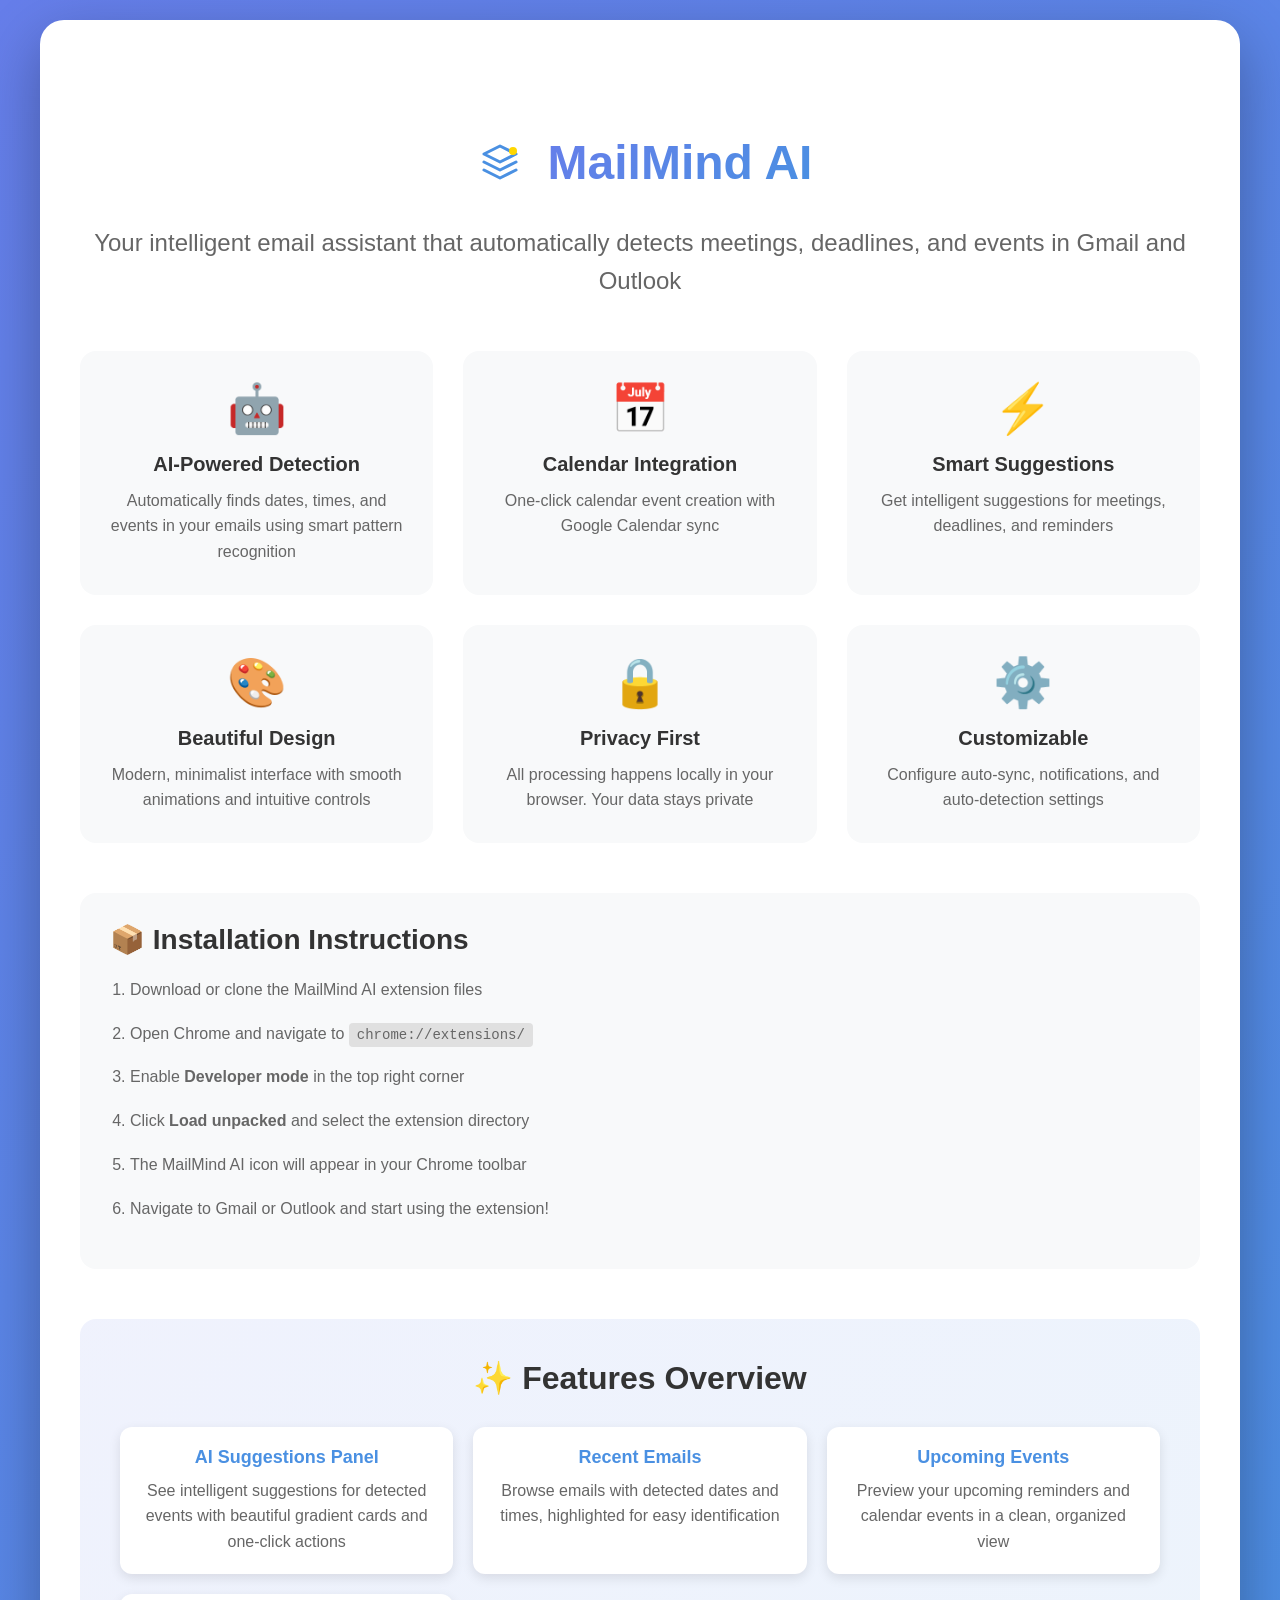
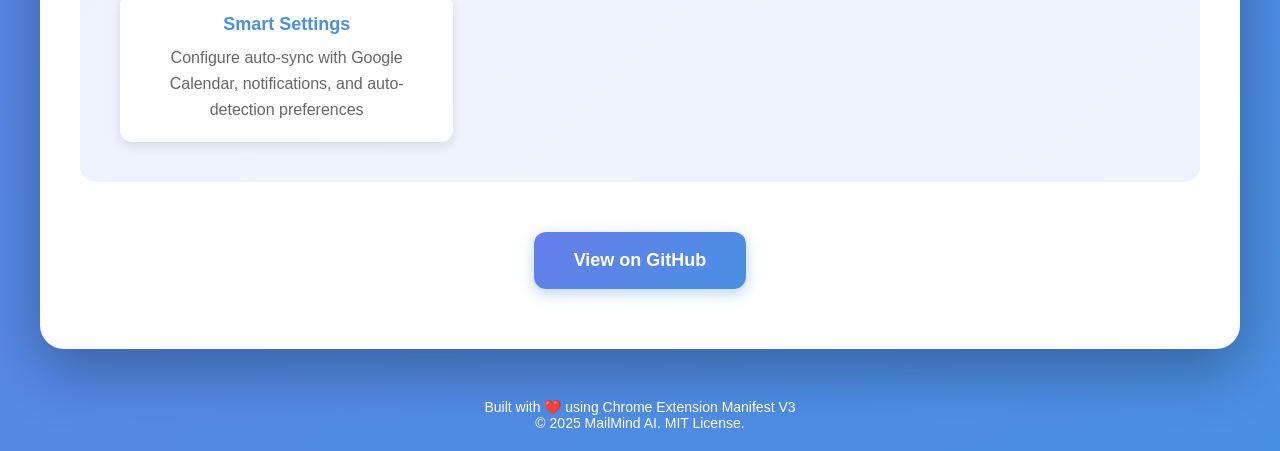
<file: index.html>
<!DOCTYPE html>
<html lang="en">
<head>
  <meta charset="UTF-8">
  <meta name="viewport" content="width=device-width, initial-scale=1.0">
  <title>MailMind AI - Chrome Extension Landing Page</title>
  <style>
    * {
      margin: 0;
      padding: 0;
      box-sizing: border-box;
    }

    body {
      font-family: -apple-system, BlinkMacSystemFont, 'Segoe UI', Roboto, 'Helvetica Neue', Arial, sans-serif;
      background: linear-gradient(135deg, #667eea 0%, #4A90E2 100%);
      min-height: 100vh;
      color: #333;
      display: flex;
      align-items: center;
      justify-content: center;
      padding: 20px;
    }

    .container {
      max-width: 1200px;
      width: 100%;
    }

    .hero {
      background: white;
      border-radius: 24px;
      padding: 60px 40px;
      box-shadow: 0 20px 60px rgba(0, 0, 0, 0.3);
      text-align: center;
      animation: fadeIn 1s ease;
    }

    @keyframes fadeIn {
      from {
        opacity: 0;
        transform: translateY(20px);
      }
      to {
        opacity: 1;
        transform: translateY(0);
      }
    }

    .logo {
      display: flex;
      align-items: center;
      justify-content: center;
      gap: 16px;
      margin-bottom: 30px;
    }

    .logo svg {
      width: 64px;
      height: 64px;
    }

    .logo h1 {
      font-size: 48px;
      background: linear-gradient(135deg, #667eea 0%, #4A90E2 100%);
      -webkit-background-clip: text;
      -webkit-text-fill-color: transparent;
      background-clip: text;
    }

    .subtitle {
      font-size: 24px;
      color: #666;
      margin-bottom: 40px;
      line-height: 1.6;
    }

    .features {
      display: grid;
      grid-template-columns: repeat(auto-fit, minmax(280px, 1fr));
      gap: 30px;
      margin: 50px 0;
    }

    .feature {
      background: #f8f9fa;
      padding: 30px;
      border-radius: 16px;
      transition: all 0.3s ease;
    }

    .feature:hover {
      transform: translateY(-5px);
      box-shadow: 0 10px 30px rgba(74, 144, 226, 0.2);
    }

    .feature-icon {
      font-size: 48px;
      margin-bottom: 16px;
    }

    .feature h3 {
      font-size: 20px;
      margin-bottom: 12px;
      color: #333;
    }

    .feature p {
      color: #666;
      line-height: 1.6;
    }

    .cta {
      margin-top: 50px;
    }

    .cta-button {
      display: inline-block;
      background: linear-gradient(135deg, #667eea 0%, #4A90E2 100%);
      color: white;
      padding: 18px 40px;
      border-radius: 12px;
      text-decoration: none;
      font-size: 18px;
      font-weight: 600;
      transition: all 0.3s ease;
      border: none;
      cursor: pointer;
      box-shadow: 0 4px 15px rgba(74, 144, 226, 0.4);
    }

    .cta-button:hover {
      transform: translateY(-2px);
      box-shadow: 0 6px 20px rgba(74, 144, 226, 0.5);
    }

    .extension-preview {
      margin: 50px 0;
      background: #f8f9fa;
      border-radius: 16px;
      padding: 40px;
    }

    .preview-image {
      background: white;
      border-radius: 12px;
      padding: 30px;
      box-shadow: 0 4px 20px rgba(0, 0, 0, 0.1);
    }

    .installation-steps {
      text-align: left;
      background: #f8f9fa;
      padding: 30px;
      border-radius: 16px;
      margin-top: 40px;
    }

    .installation-steps h2 {
      color: #333;
      margin-bottom: 20px;
      font-size: 28px;
    }

    .installation-steps ol {
      margin-left: 20px;
    }

    .installation-steps li {
      margin-bottom: 15px;
      color: #666;
      line-height: 1.8;
      font-size: 16px;
    }

    .installation-steps code {
      background: #e0e0e0;
      padding: 4px 8px;
      border-radius: 4px;
      font-family: 'Courier New', monospace;
      font-size: 14px;
    }

    .demo-section {
      margin-top: 50px;
      padding: 40px;
      background: linear-gradient(135deg, rgba(102, 126, 234, 0.1) 0%, rgba(74, 144, 226, 0.1) 100%);
      border-radius: 16px;
    }

    .demo-section h2 {
      color: #333;
      margin-bottom: 20px;
      font-size: 32px;
    }

    .demo-images {
      display: grid;
      grid-template-columns: repeat(auto-fit, minmax(300px, 1fr));
      gap: 20px;
      margin-top: 30px;
    }

    .demo-card {
      background: white;
      border-radius: 12px;
      padding: 20px;
      box-shadow: 0 4px 12px rgba(0, 0, 0, 0.1);
    }

    .demo-card h3 {
      color: #4A90E2;
      margin-bottom: 10px;
      font-size: 18px;
    }

    .demo-card p {
      color: #666;
      line-height: 1.6;
    }

    .footer {
      margin-top: 50px;
      text-align: center;
      color: white;
      font-size: 14px;
    }

    .badge {
      display: inline-block;
      background: rgba(255, 255, 255, 0.2);
      color: white;
      padding: 8px 16px;
      border-radius: 20px;
      font-size: 12px;
      font-weight: 600;
      text-transform: uppercase;
      letter-spacing: 1px;
      margin-bottom: 20px;
    }
  </style>
</head>
<body>
  <div class="container">
    <div class="hero">
      <div class="badge">Chrome Extension</div>

      <div class="logo">
        <svg viewBox="0 0 64 64" fill="none">
          <path d="M32 16L16 24L32 32L48 24L32 16Z" stroke="#4A90E2" stroke-width="3" stroke-linecap="round" stroke-linejoin="round"/>
          <path d="M16 40L32 48L48 40" stroke="#4A90E2" stroke-width="3" stroke-linecap="round" stroke-linejoin="round"/>
          <path d="M16 32L32 40L48 32" stroke="#4A90E2" stroke-width="3" stroke-linecap="round" stroke-linejoin="round"/>
          <circle cx="45" cy="21" r="4" fill="#FFD700"/>
        </svg>
        <h1>MailMind AI</h1>
      </div>

      <p class="subtitle">
        Your intelligent email assistant that automatically detects meetings, deadlines, and events in Gmail and Outlook
      </p>

      <div class="features">
        <div class="feature">
          <div class="feature-icon">🤖</div>
          <h3>AI-Powered Detection</h3>
          <p>Automatically finds dates, times, and events in your emails using smart pattern recognition</p>
        </div>

        <div class="feature">
          <div class="feature-icon">📅</div>
          <h3>Calendar Integration</h3>
          <p>One-click calendar event creation with Google Calendar sync</p>
        </div>

        <div class="feature">
          <div class="feature-icon">⚡</div>
          <h3>Smart Suggestions</h3>
          <p>Get intelligent suggestions for meetings, deadlines, and reminders</p>
        </div>

        <div class="feature">
          <div class="feature-icon">🎨</div>
          <h3>Beautiful Design</h3>
          <p>Modern, minimalist interface with smooth animations and intuitive controls</p>
        </div>

        <div class="feature">
          <div class="feature-icon">🔒</div>
          <h3>Privacy First</h3>
          <p>All processing happens locally in your browser. Your data stays private</p>
        </div>

        <div class="feature">
          <div class="feature-icon">⚙️</div>
          <h3>Customizable</h3>
          <p>Configure auto-sync, notifications, and auto-detection settings</p>
        </div>
      </div>

      <div class="installation-steps">
        <h2>📦 Installation Instructions</h2>
        <ol>
          <li>Download or clone the MailMind AI extension files</li>
          <li>Open Chrome and navigate to <code>chrome://extensions/</code></li>
          <li>Enable <strong>Developer mode</strong> in the top right corner</li>
          <li>Click <strong>Load unpacked</strong> and select the extension directory</li>
          <li>The MailMind AI icon will appear in your Chrome toolbar</li>
          <li>Navigate to Gmail or Outlook and start using the extension!</li>
        </ol>
      </div>

      <div class="demo-section">
        <h2>✨ Features Overview</h2>

        <div class="demo-images">
          <div class="demo-card">
            <h3>AI Suggestions Panel</h3>
            <p>See intelligent suggestions for detected events with beautiful gradient cards and one-click actions</p>
          </div>

          <div class="demo-card">
            <h3>Recent Emails</h3>
            <p>Browse emails with detected dates and times, highlighted for easy identification</p>
          </div>

          <div class="demo-card">
            <h3>Upcoming Events</h3>
            <p>Preview your upcoming reminders and calendar events in a clean, organized view</p>
          </div>

          <div class="demo-card">
            <h3>Smart Settings</h3>
            <p>Configure auto-sync with Google Calendar, notifications, and auto-detection preferences</p>
          </div>
        </div>
      </div>

      <div class="cta">
        <a href="https://github.com" class="cta-button">View on GitHub</a>
      </div>
    </div>

    <div class="footer">
      <p>Built with ❤️ using Chrome Extension Manifest V3</p>
      <p>© 2025 MailMind AI. MIT License.</p>
    </div>
  </div>

  <script>
    // Add smooth scroll animation
    document.addEventListener('DOMContentLoaded', () => {
      const features = document.querySelectorAll('.feature');

      const observer = new IntersectionObserver((entries) => {
        entries.forEach(entry => {
          if (entry.isIntersecting) {
            entry.target.style.animation = 'fadeIn 0.6s ease forwards';
          }
        });
      }, { threshold: 0.1 });

      features.forEach(feature => {
        observer.observe(feature);
      });
    });
  </script>
</body>
</html>
</file>
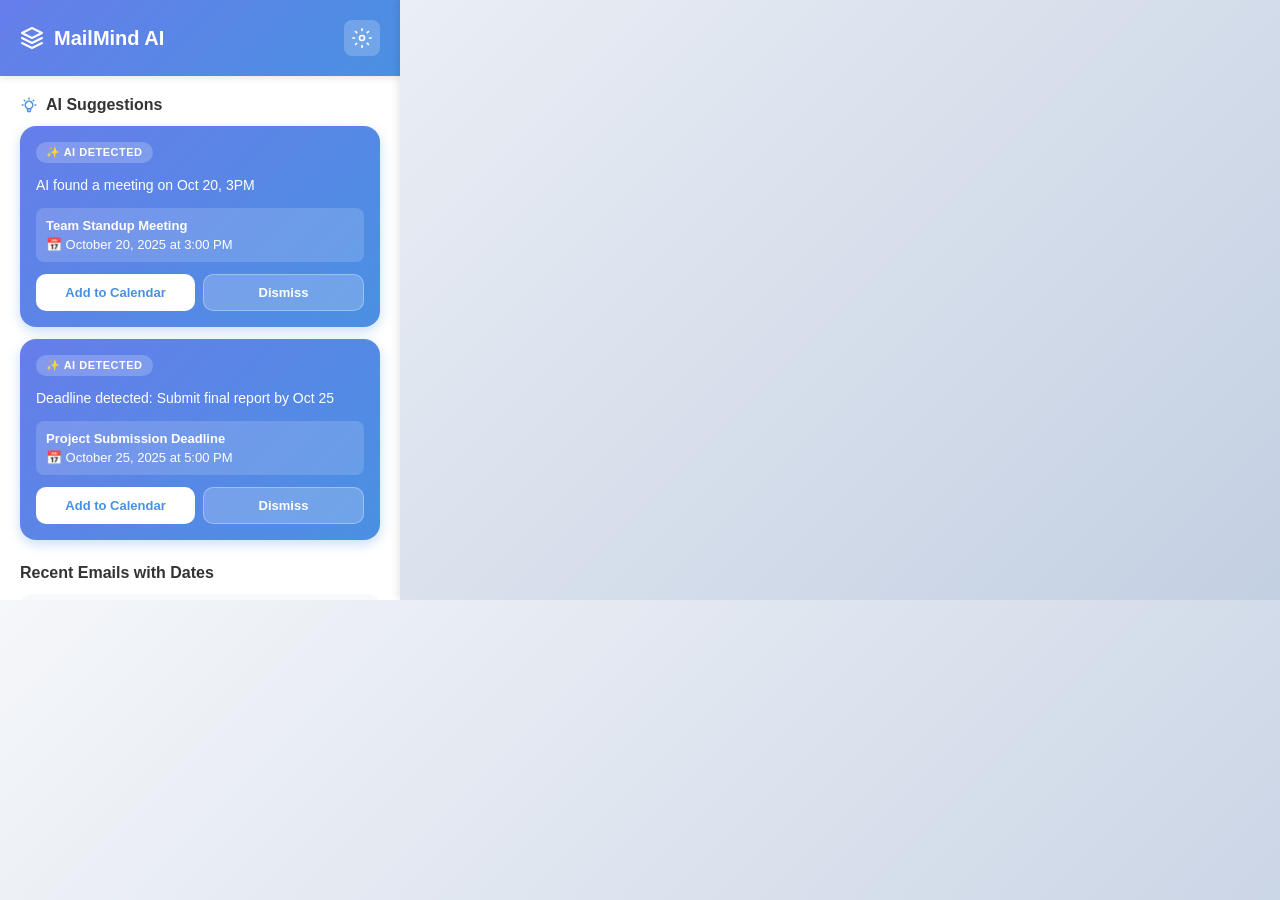
<file: popup.html>
<!DOCTYPE html>
<html lang="en">
<head>
  <meta charset="UTF-8">
  <meta name="viewport" content="width=device-width, initial-scale=1.0">
  <title>MailMind AI</title>
  <link rel="stylesheet" href="popup.css">
</head>
<body>
  <div class="container">
    <header>
      <div class="header-content">
        <div class="logo">
          <svg width="24" height="24" viewBox="0 0 24 24" fill="none">
            <path d="M12 2L2 7L12 12L22 7L12 2Z" stroke="#4A90E2" stroke-width="2" stroke-linecap="round" stroke-linejoin="round"/>
            <path d="M2 17L12 22L22 17" stroke="#4A90E2" stroke-width="2" stroke-linecap="round" stroke-linejoin="round"/>
            <path d="M2 12L12 17L22 12" stroke="#4A90E2" stroke-width="2" stroke-linecap="round" stroke-linejoin="round"/>
          </svg>
          <h1>MailMind AI</h1>
        </div>
        <button class="settings-btn" id="settingsBtn">
          <svg width="20" height="20" viewBox="0 0 24 24" fill="none">
            <circle cx="12" cy="12" r="3" stroke="#666" stroke-width="2"/>
            <path d="M12 1V3M12 21V23M4.22 4.22L5.64 5.64M18.36 18.36L19.78 19.78M1 12H3M21 12H23M4.22 19.78L5.64 18.36M18.36 5.64L19.78 4.22" stroke="#666" stroke-width="2" stroke-linecap="round"/>
          </svg>
        </button>
      </div>
    </header>

    <main>
      <section class="ai-suggestions">
        <h2>
          <svg width="18" height="18" viewBox="0 0 24 24" fill="none" style="display: inline-block; vertical-align: middle; margin-right: 8px;">
            <path d="M9.663 17h4.673M12 3v1m6.364 1.636l-.707.707M21 12h-1M4 12H3m3.343-5.657l-.707-.707m2.828 9.9a5 5 0 117.072 0l-.548.547A3.374 3.374 0 0014 18.469V19a2 2 0 11-4 0v-.531c0-.895-.356-1.754-.988-2.386l-.548-.547z" stroke="#4A90E2" stroke-width="2" stroke-linecap="round" stroke-linejoin="round"/>
          </svg>
          AI Suggestions
        </h2>
        <div id="suggestionsContainer">
          <!-- Suggestions will be dynamically inserted here -->
        </div>
      </section>

      <section class="recent-emails">
        <h2>Recent Emails with Dates</h2>
        <div id="emailsContainer">
          <!-- Emails will be dynamically inserted here -->
        </div>
      </section>

      <section class="upcoming-reminders">
        <h2>Upcoming Events</h2>
        <div id="remindersContainer">
          <!-- Reminders will be dynamically inserted here -->
        </div>
      </section>
    </main>

    <div class="settings-panel" id="settingsPanel">
      <div class="settings-header">
        <h2>Settings</h2>
        <button class="close-btn" id="closeSettings">×</button>
      </div>
      <div class="settings-content">
        <div class="setting-item">
          <label>
            <input type="checkbox" id="autoSync" checked>
            <span>Auto-sync with Google Calendar</span>
          </label>
        </div>
        <div class="setting-item">
          <label>
            <input type="checkbox" id="notifications" checked>
            <span>Enable notifications</span>
          </label>
        </div>
        <div class="setting-item">
          <label>
            <input type="checkbox" id="autoDetect" checked>
            <span>Auto-detect events in emails</span>
          </label>
        </div>
        <button class="save-btn" id="saveSettings">Save Settings</button>
      </div>
    </div>
  </div>

  <script src="popup.js"></script>
</body>
</html>
</file>
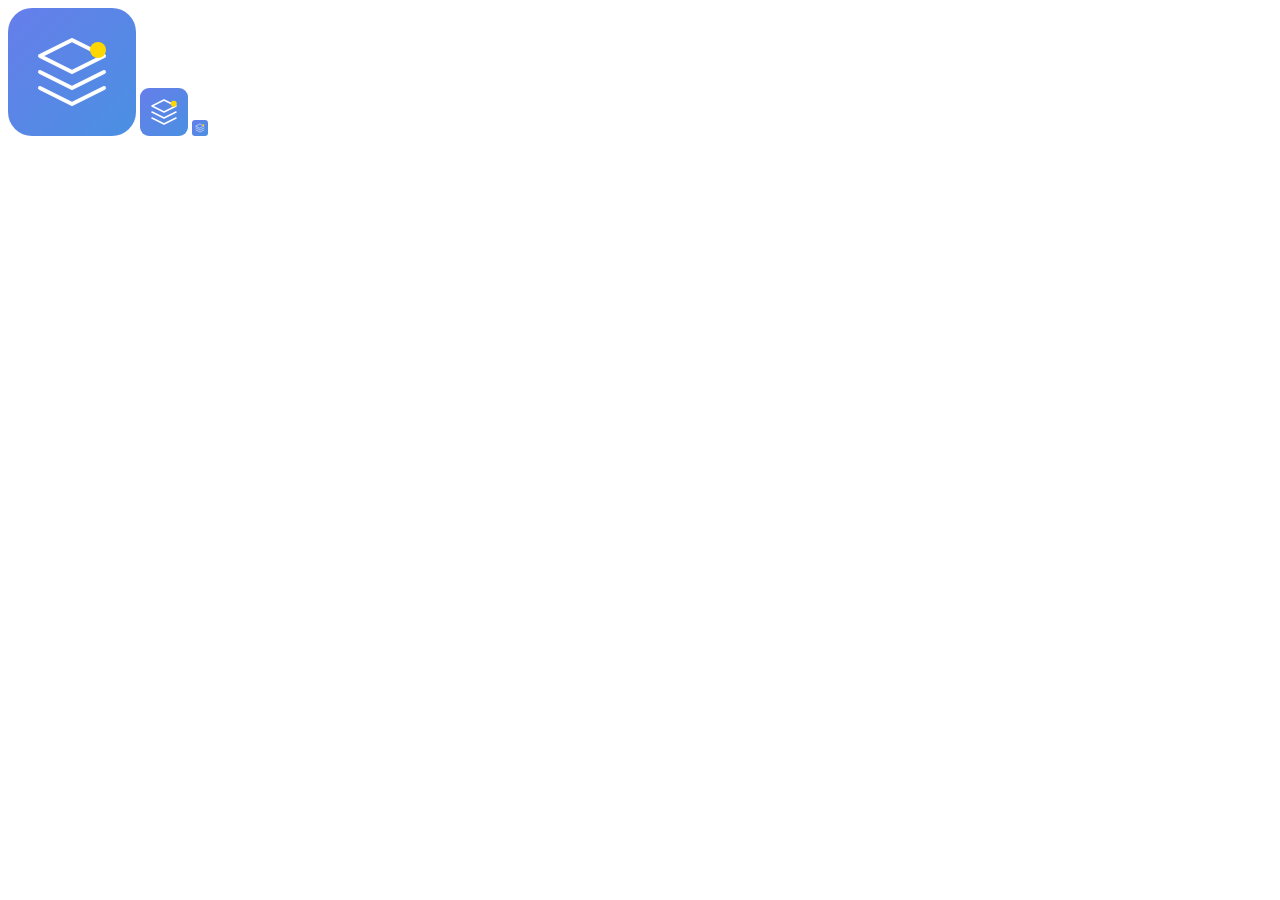
<file: icons/create_icons.html>
<!DOCTYPE html>
<html>
<head><meta charset="UTF-8"></head>
<body>
<canvas id="canvas128" width="128" height="128"></canvas>
<canvas id="canvas48" width="48" height="48"></canvas>
<canvas id="canvas16" width="16" height="16"></canvas>
<script>
function drawIcon(canvas) {
  const ctx = canvas.getContext('2d');
  const size = canvas.width;
  const scale = size / 128;
  
  // Background gradient
  const gradient = ctx.createLinearGradient(0, 0, size, size);
  gradient.addColorStop(0, '#667eea');
  gradient.addColorStop(1, '#4A90E2');
  
  // Rounded rectangle
  const radius = 24 * scale;
  ctx.fillStyle = gradient;
  ctx.beginPath();
  ctx.roundRect(0, 0, size, size, radius);
  ctx.fill();
  
  // White icon
  ctx.strokeStyle = 'white';
  ctx.lineWidth = 4 * scale;
  ctx.lineCap = 'round';
  ctx.lineJoin = 'round';
  ctx.fillStyle = 'none';
  
  // Top layer
  ctx.beginPath();
  ctx.moveTo(32*scale, 48*scale);
  ctx.lineTo(64*scale, 32*scale);
  ctx.lineTo(96*scale, 48*scale);
  ctx.lineTo(64*scale, 64*scale);
  ctx.closePath();
  ctx.stroke();
  
  // Middle layer
  ctx.beginPath();
  ctx.moveTo(32*scale, 64*scale);
  ctx.lineTo(64*scale, 80*scale);
  ctx.lineTo(96*scale, 64*scale);
  ctx.stroke();
  
  // Bottom layer
  ctx.beginPath();
  ctx.moveTo(32*scale, 80*scale);
  ctx.lineTo(64*scale, 96*scale);
  ctx.lineTo(96*scale, 80*scale);
  ctx.stroke();
  
  // Gold circle
  ctx.fillStyle = '#FFD700';
  ctx.beginPath();
  ctx.arc(90*scale, 42*scale, 8*scale, 0, Math.PI * 2);
  ctx.fill();
}

['128', '48', '16'].forEach(size => {
  const canvas = document.getElementById('canvas' + size);
  drawIcon(canvas);
  const link = document.createElement('a');
  link.download = 'icon' + size + '.png';
  link.href = canvas.toDataURL();
  link.click();
});
</script>
</body>
</html>
</file>
<file: popup.css>
* {
  margin: 0;
  padding: 0;
  box-sizing: border-box;
}

body {
  font-family: -apple-system, BlinkMacSystemFont, 'Segoe UI', Roboto, 'Helvetica Neue', Arial, sans-serif;
  background: linear-gradient(135deg, #f5f7fa 0%, #c3cfe2 100%);
  min-width: 380px;
  max-width: 400px;
  color: #333;
}

.container {
  background: white;
  min-height: 500px;
  max-height: 600px;
  overflow-y: auto;
  position: relative;
}

header {
  background: linear-gradient(135deg, #667eea 0%, #4A90E2 100%);
  padding: 20px;
  color: white;
  box-shadow: 0 2px 8px rgba(0,0,0,0.1);
}

.header-content {
  display: flex;
  justify-content: space-between;
  align-items: center;
}

.logo {
  display: flex;
  align-items: center;
  gap: 10px;
}

.logo svg path {
  stroke: white;
}

.logo h1 {
  font-size: 20px;
  font-weight: 600;
}

.settings-btn {
  background: rgba(255, 255, 255, 0.2);
  border: none;
  border-radius: 8px;
  padding: 8px;
  cursor: pointer;
  transition: all 0.3s ease;
  display: flex;
  align-items: center;
  justify-content: center;
}

.settings-btn:hover {
  background: rgba(255, 255, 255, 0.3);
  transform: rotate(90deg);
}

.settings-btn svg path,
.settings-btn svg circle {
  stroke: white;
}

main {
  padding: 20px;
}

section {
  margin-bottom: 24px;
}

h2 {
  font-size: 16px;
  font-weight: 600;
  color: #333;
  margin-bottom: 12px;
  display: flex;
  align-items: center;
}

.ai-suggestions {
  animation: fadeIn 0.5s ease;
}

@keyframes fadeIn {
  from {
    opacity: 0;
    transform: translateY(-10px);
  }
  to {
    opacity: 1;
    transform: translateY(0);
  }
}

.suggestion-card {
  background: linear-gradient(135deg, #667eea 0%, #4A90E2 100%);
  border-radius: 16px;
  padding: 16px;
  color: white;
  box-shadow: 0 4px 12px rgba(74, 144, 226, 0.3);
  margin-bottom: 12px;
  animation: slideIn 0.5s ease;
  transition: all 0.3s ease;
}

.suggestion-card:hover {
  transform: translateY(-2px);
  box-shadow: 0 6px 16px rgba(74, 144, 226, 0.4);
}

@keyframes slideIn {
  from {
    opacity: 0;
    transform: translateX(20px);
  }
  to {
    opacity: 1;
    transform: translateX(0);
  }
}

.suggestion-header {
  display: flex;
  align-items: center;
  gap: 8px;
  margin-bottom: 8px;
}

.ai-badge {
  background: rgba(255, 255, 255, 0.2);
  padding: 4px 10px;
  border-radius: 12px;
  font-size: 11px;
  font-weight: 600;
  text-transform: uppercase;
  letter-spacing: 0.5px;
}

.suggestion-content {
  margin: 12px 0;
  line-height: 1.5;
  font-size: 14px;
}

.suggestion-details {
  background: rgba(255, 255, 255, 0.15);
  padding: 10px;
  border-radius: 8px;
  margin: 10px 0;
  font-size: 13px;
}

.suggestion-details strong {
  display: block;
  margin-bottom: 4px;
}

.suggestion-actions {
  display: flex;
  gap: 8px;
  margin-top: 12px;
}

.btn {
  padding: 10px 16px;
  border-radius: 10px;
  border: none;
  font-size: 13px;
  font-weight: 600;
  cursor: pointer;
  transition: all 0.3s ease;
  flex: 1;
}

.btn-primary {
  background: white;
  color: #4A90E2;
}

.btn-primary:hover {
  transform: scale(1.05);
  box-shadow: 0 2px 8px rgba(0, 0, 0, 0.2);
}

.btn-secondary {
  background: rgba(255, 255, 255, 0.2);
  color: white;
  border: 1px solid rgba(255, 255, 255, 0.3);
}

.btn-secondary:hover {
  background: rgba(255, 255, 255, 0.3);
}

.email-item {
  background: #f8f9fa;
  border-radius: 12px;
  padding: 14px;
  margin-bottom: 10px;
  transition: all 0.3s ease;
  border: 2px solid transparent;
}

.email-item:hover {
  border-color: #4A90E2;
  transform: translateX(4px);
}

.email-header {
  display: flex;
  justify-content: space-between;
  align-items: center;
  margin-bottom: 6px;
}

.email-sender {
  font-weight: 600;
  color: #333;
  font-size: 13px;
}

.email-time {
  font-size: 11px;
  color: #999;
}

.email-subject {
  color: #666;
  font-size: 13px;
  margin-bottom: 6px;
  line-height: 1.4;
}

.email-date-detected {
  display: inline-flex;
  align-items: center;
  gap: 4px;
  background: #e3f2fd;
  color: #1976d2;
  padding: 4px 10px;
  border-radius: 8px;
  font-size: 11px;
  font-weight: 600;
}

.reminder-item {
  background: white;
  border: 2px solid #e0e0e0;
  border-radius: 12px;
  padding: 12px;
  margin-bottom: 10px;
  display: flex;
  align-items: center;
  gap: 12px;
  transition: all 0.3s ease;
}

.reminder-item:hover {
  border-color: #4A90E2;
  box-shadow: 0 2px 8px rgba(74, 144, 226, 0.2);
}

.reminder-icon {
  width: 40px;
  height: 40px;
  background: linear-gradient(135deg, #667eea 0%, #4A90E2 100%);
  border-radius: 10px;
  display: flex;
  align-items: center;
  justify-content: center;
  flex-shrink: 0;
}

.reminder-content {
  flex: 1;
}

.reminder-title {
  font-weight: 600;
  color: #333;
  font-size: 13px;
  margin-bottom: 4px;
}

.reminder-time {
  font-size: 12px;
  color: #999;
}

.empty-state {
  text-align: center;
  padding: 30px 20px;
  color: #999;
}

.empty-state svg {
  margin-bottom: 12px;
  opacity: 0.5;
}

.empty-state p {
  font-size: 13px;
}

.settings-panel {
  position: absolute;
  top: 0;
  right: -100%;
  width: 100%;
  height: 100%;
  background: white;
  transition: right 0.3s ease;
  z-index: 1000;
  box-shadow: -2px 0 8px rgba(0, 0, 0, 0.1);
}

.settings-panel.active {
  right: 0;
}

.settings-header {
  background: linear-gradient(135deg, #667eea 0%, #4A90E2 100%);
  padding: 20px;
  color: white;
  display: flex;
  justify-content: space-between;
  align-items: center;
}

.close-btn {
  background: none;
  border: none;
  color: white;
  font-size: 28px;
  cursor: pointer;
  width: 32px;
  height: 32px;
  display: flex;
  align-items: center;
  justify-content: center;
  border-radius: 8px;
  transition: all 0.3s ease;
}

.close-btn:hover {
  background: rgba(255, 255, 255, 0.2);
}

.settings-content {
  padding: 20px;
}

.setting-item {
  margin-bottom: 20px;
}

.setting-item label {
  display: flex;
  align-items: center;
  gap: 12px;
  cursor: pointer;
  font-size: 14px;
  color: #333;
}

.setting-item input[type="checkbox"] {
  width: 20px;
  height: 20px;
  cursor: pointer;
  accent-color: #4A90E2;
}

.save-btn {
  width: 100%;
  padding: 14px;
  background: linear-gradient(135deg, #667eea 0%, #4A90E2 100%);
  color: white;
  border: none;
  border-radius: 10px;
  font-size: 14px;
  font-weight: 600;
  cursor: pointer;
  margin-top: 20px;
  transition: all 0.3s ease;
}

.save-btn:hover {
  transform: translateY(-2px);
  box-shadow: 0 4px 12px rgba(74, 144, 226, 0.4);
}

::-webkit-scrollbar {
  width: 8px;
}

::-webkit-scrollbar-track {
  background: #f1f1f1;
}

::-webkit-scrollbar-thumb {
  background: #c1c1c1;
  border-radius: 4px;
}

::-webkit-scrollbar-thumb:hover {
  background: #a8a8a8;
}
</file>
